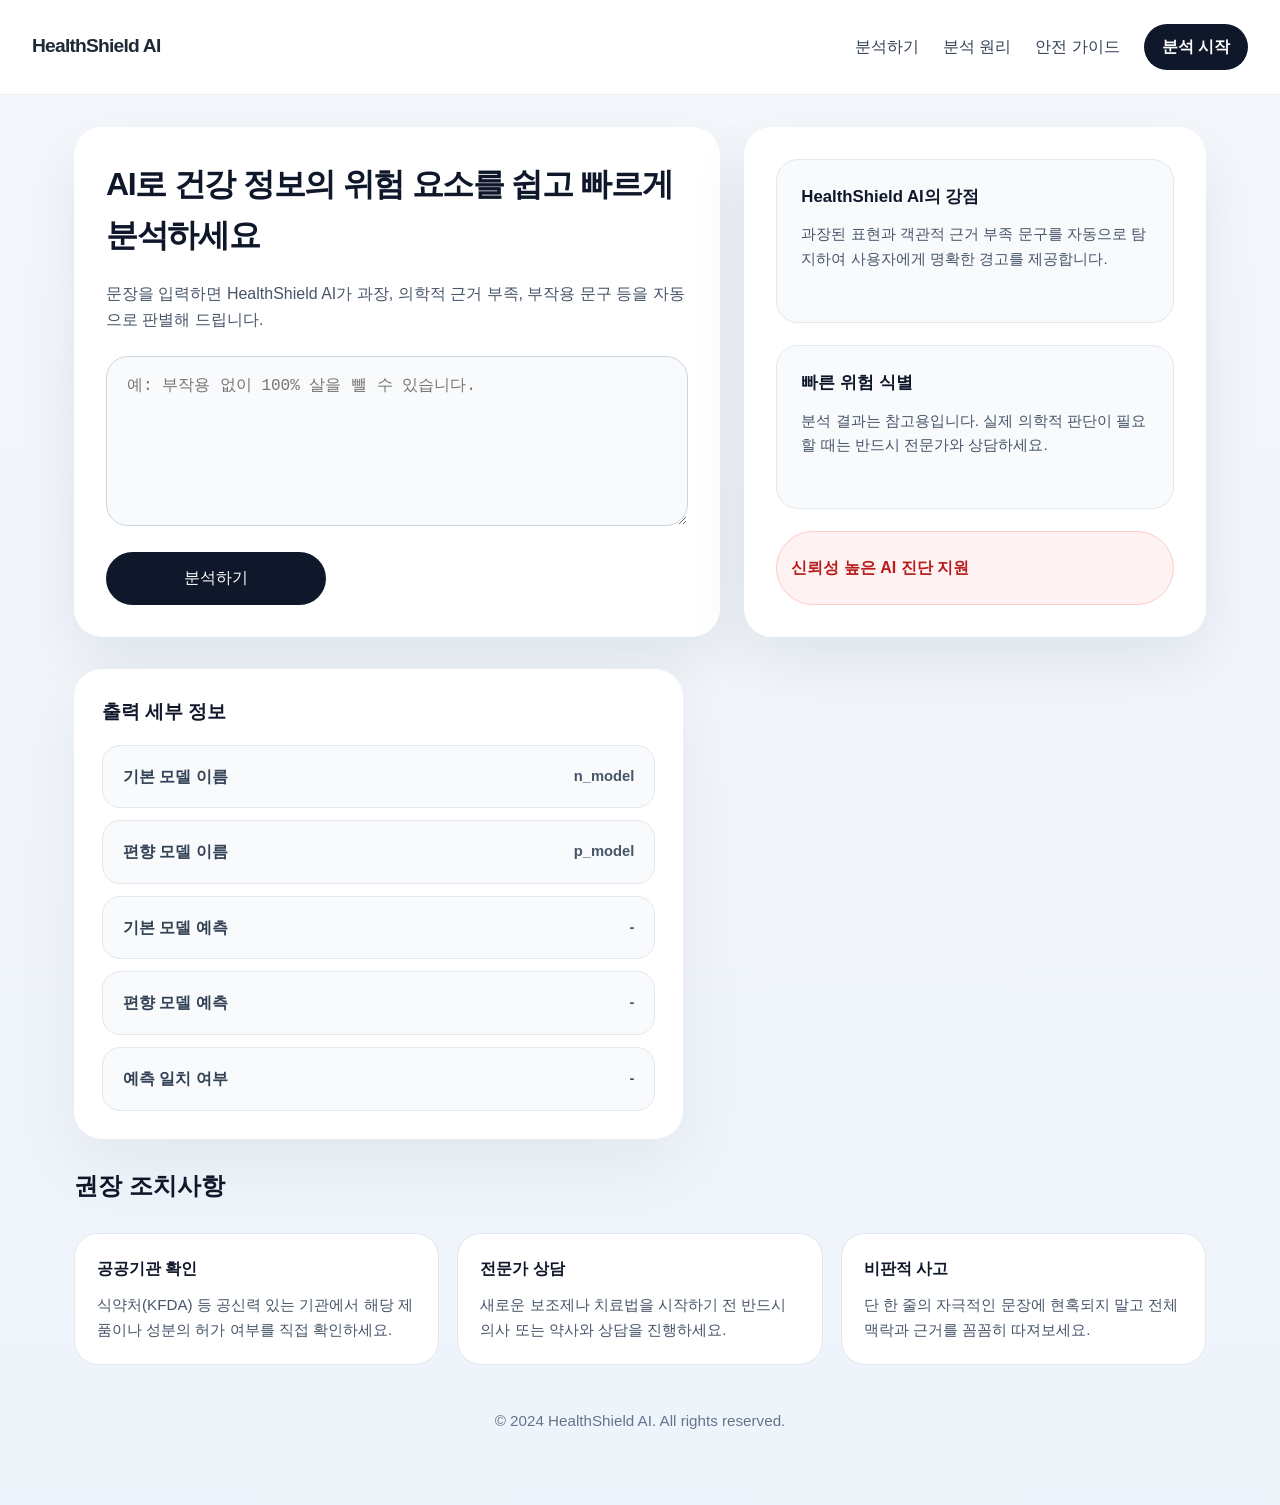
<file: index.html>
<!DOCTYPE html>
<html lang="ko">

<head>
    <meta charset="UTF-8" />
    <meta name="viewport" content="width=device-width, initial-scale=1.0" />
    <title>HealthShield AI</title>
    <link rel="stylesheet" href="style.css" />
</head>

<body>
    <header class="site-header">
        <div class="brand">HealthShield AI</div>
        <nav class="nav-links">
            <a href="#analysis">분석하기</a>
            <a href="#principles">분석 원리</a>
            <a href="#guide">안전 가이드</a>
            <a class="button" href="#analysis">분석 시작</a>
        </nav>
    </header>

    <main class="main-layout">
        <section class="hero-card" id="analysis">
            <article class="hero-panel">
                <h1>AI로 건강 정보의 위험 요소를 쉽고 빠르게 분석하세요</h1>
                <p>문장을 입력하면 HealthShield AI가 과장, 의학적 근거 부족, 부작용 문구 등을 자동으로 판별해 드립니다.</p>
                <textarea id="textInput" placeholder="예: 부작용 없이 100% 살을 뺄 수 있습니다."></textarea>
                <button onclick="runPrediction()">분석하기</button>
            </article>

            <aside class="summary-panel">
                <div class="summary-card">
                    <h3>HealthShield AI의 강점</h3>
                    <p>과장된 표현과 객관적 근거 부족 문구를 자동으로 탐지하여 사용자에게 명확한 경고를 제공합니다.</p>
                </div>
                <div class="summary-card">
                    <h3>빠른 위험 식별</h3>
                    <p>분석 결과는 참고용입니다. 실제 의학적 판단이 필요할 때는 반드시 전문가와 상담하세요.</p>
                </div>
                <div class="badge">신뢰성 높은 AI 진단 지원</div>
            </aside>
        </section>

        <section class="result-section">
            <div class="result-card" id="resultBox" style="display: none;">
                <h2>모델 예측 결과</h2>
                <div class="detail-list">
                    <div class="detail-item">
                        <span>입력 문장</span>
                        <strong id="inputText">-</strong>
                    </div>
                    <div class="detail-item">
                        <span id="modelName1">기본(n_model)</span>
                        <strong id="basicInfo">-</strong>
                    </div>
                    <div class="detail-item">
                        <span id="modelName2">편향(p_model)</span>
                        <strong id="biasedInfo">-</strong>
                    </div>
                    <div class="detail-item">
                        <span>비교 결과</span>
                        <strong id="compareInfo">-</strong>
                    </div>
                </div>
                <div class="disclaimer" style="margin-top: 20px;">
                    <strong>주의:</strong> 출력은 `n_model`과 `p_model`의 예측 결과입니다. 실제 결과는 전문가 검토가 필요합니다.
                </div>
            </div>

            <div class="checklist" id="explainBox">
                <h3>출력 세부 정보</h3>
                <ul class="checklist-list">
                    <li class="checklist-item"><span>기본 모델 이름</span><span class="status" id="check1">n_model</span></li>
                    <li class="checklist-item"><span>편향 모델 이름</span><span class="status" id="check2">p_model</span></li>
                    <li class="checklist-item"><span>기본 모델 예측</span><span class="status" id="check3">-</span></li>
                    <li class="checklist-item"><span>편향 모델 예측</span><span class="status" id="check4">-</span></li>
                    <li class="checklist-item"><span>예측 일치 여부</span><span class="status" id="check5">-</span></li>
                </ul>
            </div>
        </section>

        <section id="guide">
            <h2 style="margin-top: 0; margin-bottom: 24px; color: #0f172a;">권장 조치사항</h2>
            <div class="advice-grid">
                <div class="advice-card">
                    <h4>공공기관 확인</h4>
                    <p>식약처(KFDA) 등 공신력 있는 기관에서 해당 제품이나 성분의 허가 여부를 직접 확인하세요.</p>
                </div>
                <div class="advice-card">
                    <h4>전문가 상담</h4>
                    <p>새로운 보조제나 치료법을 시작하기 전 반드시 의사 또는 약사와 상담을 진행하세요.</p>
                </div>
                <div class="advice-card">
                    <h4>비판적 사고</h4>
                    <p>단 한 줄의 자극적인 문장에 현혹되지 말고 전체 맥락과 근거를 꼼꼼히 따져보세요.</p>
                </div>
            </div>
        </section>

        <footer class="footer">© 2024 HealthShield AI. All rights reserved.</footer>
    </main>

    <script src="script.js"></script>
</body>

</html>
</file>
<file: style.css>
:root {
    color-scheme: light;
    font-family: "Noto Sans KR", "Apple SD Gothic Neo", "Segoe UI", sans-serif;
    background: #eef4fb;
    color: #1f2937;
    line-height: 1.6;
}

* {
    box-sizing: border-box;
}

body {
    margin: 0;
    min-height: 100vh;
    background: linear-gradient(180deg, #f4f7fb 0%, #eef4fb 100%);
}

.site-header {
    width: 100%;
    padding: 24px 32px;
    display: flex;
    justify-content: space-between;
    align-items: center;
    position: sticky;
    top: 0;
    background: rgba(255, 255, 255, 0.92);
    backdrop-filter: blur(14px);
    z-index: 10;
    border-bottom: 1px solid rgba(15, 23, 42, 0.06);
}

.brand {
    font-weight: 800;
    font-size: 1.2rem;
    letter-spacing: -0.04em;
}

.nav-links {
    display: flex;
    gap: 24px;
    align-items: center;
}

.nav-links a {
    text-decoration: none;
    color: #334155;
    font-weight: 500;
}

.nav-links a.button {
    padding: 10px 18px;
    background: #0f172a;
    color: #fff;
    border-radius: 999px;
    font-weight: 600;
}

.main-layout {
    max-width: 1180px;
    margin: 0 auto;
    padding: 32px 24px 60px;
}

.hero-card {
    display: grid;
    grid-template-columns: 1.4fr 1fr;
    gap: 24px;
    align-items: stretch;
    margin-bottom: 32px;
}

.hero-panel,
.summary-panel {
    border-radius: 28px;
    padding: 32px;
    background: #fff;
    box-shadow: 0 24px 60px rgba(15, 23, 42, 0.08);
}

.hero-panel h1 {
    margin: 0;
    font-size: clamp(2rem, 2.5vw, 3rem);
    letter-spacing: -0.04em;
    color: #0f172a;
}

.hero-panel p {
    max-width: 620px;
    margin: 20px 0 0;
    color: #475569;
    font-size: 1rem;
}

.hero-panel textarea {
    width: 100%;
    min-height: 170px;
    margin-top: 24px;
    border-radius: 22px;
    border: 1px solid #cbd5e1;
    padding: 18px 20px;
    font-size: 1rem;
    resize: vertical;
    color: #0f172a;
    background: #f8fafc;
}

.hero-panel button {
    margin-top: 18px;
    width: min(220px, 100%);
    border: none;
    border-radius: 999px;
    background: #0f172a;
    color: #fff;
    padding: 16px 22px;
    font-size: 1rem;
    cursor: pointer;
    transition: transform 0.2s ease, background 0.2s ease;
}

.hero-panel button:hover {
    transform: translateY(-1px);
    background: #111827;
}

.summary-panel {
    display: grid;
    gap: 22px;
    justify-content: stretch;
}

.summary-card {
    padding: 24px;
    border-radius: 22px;
    background: #f8fafc;
    border: 1px solid #e2e8f0;
}

.summary-card h3 {
    margin: 0 0 12px;
    font-size: 1.05rem;
    color: #0f172a;
}

.summary-card p {
    margin: 0;
    color: #475569;
    font-size: 0.96rem;
}

.badge {
    display: inline-flex;
    align-items: center;
    gap: 8px;
    background: #fef3f2;
    color: #b91c1c;
    padding: 10px 14px;
    border-radius: 999px;
    border: 1px solid #fecaca;
    font-weight: 700;
}

.result-section {
    display: grid;
    grid-template-columns: 1.1fr 0.9fr;
    gap: 24px;
    margin-bottom: 28px;
}

.result-card {
    background: #fff;
    border-radius: 28px;
    padding: 28px;
    box-shadow: 0 24px 70px rgba(15, 23, 42, 0.08);
}

.result-card h2 {
    margin: 0 0 16px;
    font-size: 1.4rem;
    color: #0f172a;
}

.score-box {
    display: flex;
    align-items: center;
    gap: 18px;
    margin-bottom: 22px;
}

.score-circle {
    width: 120px;
    height: 120px;
    border-radius: 50%;
    display: grid;
    place-items: center;
    background: linear-gradient(180deg, #2563eb 0%, #3b82f6 100%);
    color: #fff;
    font-size: 2.4rem;
    font-weight: 800;
    box-shadow: inset 0 0 0 6px rgba(255, 255, 255, 0.18);
}

.score-meta {
    display: grid;
    gap: 8px;
}

.score-meta strong {
    font-size: 1rem;
    color: #0f172a;
}

.status-pill {
    display: inline-flex;
    padding: 10px 14px;
    border-radius: 999px;
    background: #fee2e2;
    color: #991b1b;
    font-weight: 700;
}

.detail-list {
    display: grid;
    gap: 14px;
    margin-top: 14px;
}

.detail-item {
    display: flex;
    justify-content: space-between;
    gap: 12px;
    padding: 16px 18px;
    border-radius: 18px;
    background: #f8fafc;
    border: 1px solid #e2e8f0;
}

.detail-item strong {
    color: #0f172a;
}

.checklist {
    background: #fff;
    border-radius: 28px;
    padding: 28px;
    box-shadow: 0 24px 70px rgba(15, 23, 42, 0.06);
}

.checklist h3 {
    margin: 0 0 18px;
    color: #0f172a;
}

.checklist-list {
    list-style: none;
    margin: 0;
    padding: 0;
    display: grid;
    gap: 12px;
}

.checklist-item {
    display: flex;
    justify-content: space-between;
    align-items: center;
    gap: 12px;
    padding: 18px 20px;
    border-radius: 18px;
    border: 1px solid #e2e8f0;
    background: #f8fafc;
}

.checklist-item span:first-child {
    display: inline-flex;
    align-items: center;
    gap: 10px;
    color: #334155;
    font-weight: 600;
}

.checklist-item .status {
    font-size: 0.92rem;
    color: #475569;
    font-weight: 700;
}

.advice-grid {
    display: grid;
    grid-template-columns: repeat(3, minmax(0, 1fr));
    gap: 18px;
    margin-top: 28px;
}

.advice-card {
    background: #fff;
    border-radius: 24px;
    padding: 22px;
    border: 1px solid #e2e8f0;
}

.advice-card h4 {
    margin: 0 0 10px;
    font-size: 1rem;
    color: #0f172a;
}

.advice-card p {
    margin: 0;
    color: #475569;
    font-size: 0.95rem;
    line-height: 1.65;
}

.disclaimer {
    margin-top: 28px;
    padding: 20px 24px;
    border-radius: 22px;
    background: #f8fafc;
    border: 1px solid #cbd5e1;
    color: #475569;
}

.disclaimer strong {
    color: #0f172a;
}

.footer {
    margin-top: 20px;
    padding: 24px 0 12px;
    text-align: center;
    color: #64748b;
    font-size: 0.95rem;
}

@media (max-width: 980px) {

    .hero-card,
    .result-section {
        grid-template-columns: 1fr;
    }
}

@media (max-width: 680px) {
    .site-header {
        flex-direction: column;
        align-items: flex-start;
        gap: 16px;
    }

    .nav-links {
        flex-wrap: wrap;
        gap: 12px;
    }

    .summary-card,
    .hero-panel,
    .checklist,
    .advice-card {
        padding: 22px;
    }

    .advice-grid {
        grid-template-columns: 1fr;
    }
}
</file>
